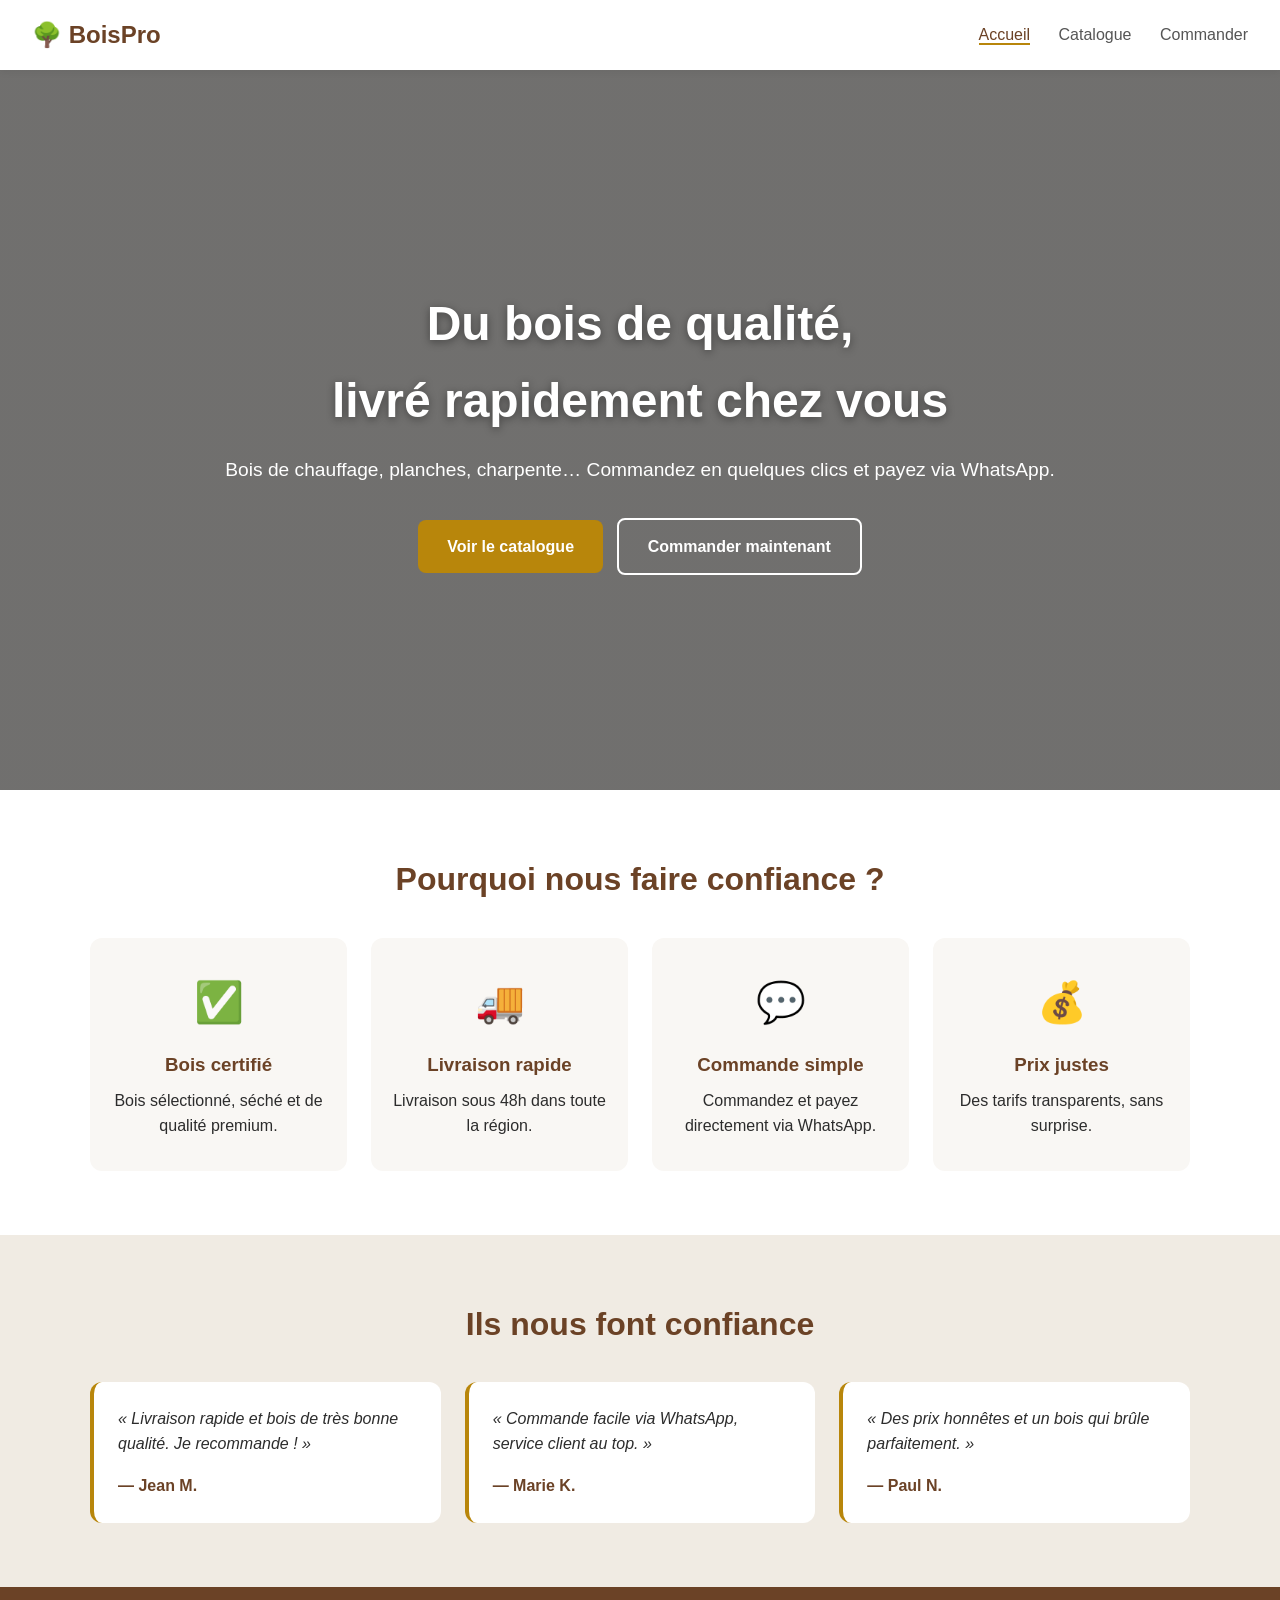
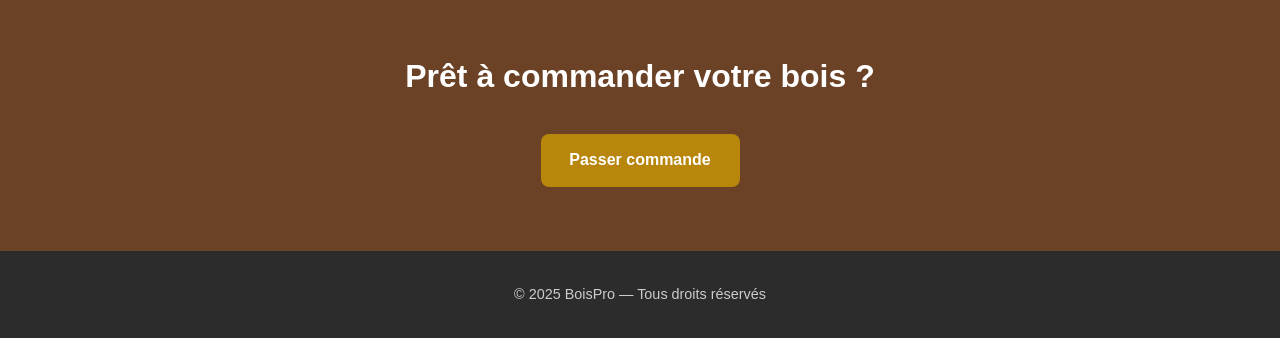
<file: index.html>
<!DOCTYPE html>
<html lang="fr">
<head>
  <meta charset="UTF-8">
  <meta name="viewport" content="width=device-width, initial-scale=1.0">
  <title>BoisPro — Votre bois de qualité livré chez vous</title>
  <link rel="stylesheet" href="style.css">
</head>
<body>

  <!-- NAVIGATION -->
  <header class="navbar">
    <div class="logo">🌳 BoisPro</div>
    <nav>
      <a href="index.html" class="active">Accueil</a>
      <a href="catalogue.html">Catalogue</a>
      <a href="commande.html">Commander</a>
    </nav>
  </header>

  <!-- HERO -->
  <section class="hero">
    <div class="hero-content">
      <h1>Du bois de qualité,<br>livré rapidement chez vous</h1>
      <p>Bois de chauffage, planches, charpente… Commandez en quelques clics et payez via WhatsApp.</p>
      <a href="catalogue.html" class="btn-primary">Voir le catalogue</a>
      <a href="commande.html" class="btn-secondary">Commander maintenant</a>
    </div>
  </section>

  <!-- POURQUOI NOUS CHOISIR -->
  <section class="trust">
    <h2>Pourquoi nous faire confiance ?</h2>
    <div class="trust-grid">
      <div class="trust-card">
        <span class="icon">✅</span>
        <h3>Bois certifié</h3>
        <p>Bois sélectionné, séché et de qualité premium.</p>
      </div>
      <div class="trust-card">
        <span class="icon">🚚</span>
        <h3>Livraison rapide</h3>
        <p>Livraison sous 48h dans toute la région.</p>
      </div>
      <div class="trust-card">
        <span class="icon">💬</span>
        <h3>Commande simple</h3>
        <p>Commandez et payez directement via WhatsApp.</p>
      </div>
      <div class="trust-card">
        <span class="icon">💰</span>
        <h3>Prix justes</h3>
        <p>Des tarifs transparents, sans surprise.</p>
      </div>
    </div>
  </section>

  <!-- TÉMOIGNAGES -->
  <section class="testimonials">
    <h2>Ils nous font confiance</h2>
    <div class="testimonial-grid">
      <div class="testimonial">
        <p>« Livraison rapide et bois de très bonne qualité. Je recommande ! »</p>
        <span>— Jean M.</span>
      </div>
      <div class="testimonial">
        <p>« Commande facile via WhatsApp, service client au top. »</p>
        <span>— Marie K.</span>
      </div>
      <div class="testimonial">
        <p>« Des prix honnêtes et un bois qui brûle parfaitement. »</p>
        <span>— Paul N.</span>
      </div>
    </div>
  </section>

  <!-- CTA -->
  <section class="cta">
    <h2>Prêt à commander votre bois ?</h2>
    <a href="commande.html" class="btn-primary">Passer commande</a>
  </section>

  <footer>
    <p>© 2025 BoisPro — Tous droits réservés</p>
  </footer>

</body>
</html>
</file>
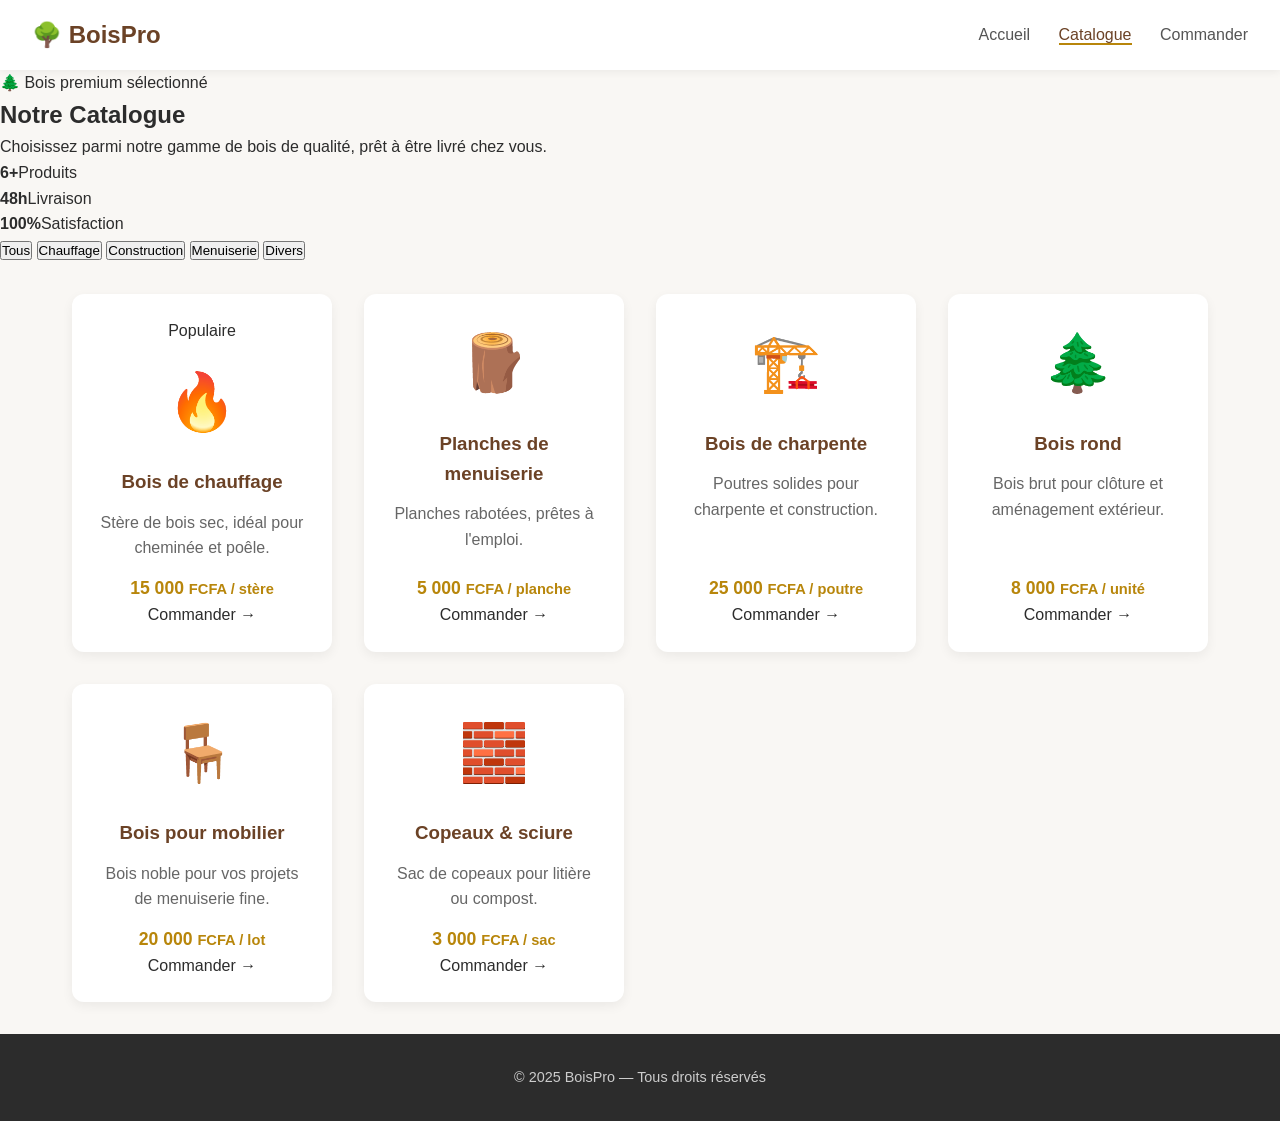
<file: catalogue.html>
<!DOCTYPE html>
<html lang="fr">
<head>
  <meta charset="UTF-8">
  <meta name="viewport" content="width=device-width, initial-scale=1.0">
  <title>Catalogue — BoisPro</title>
  <link rel="stylesheet" href="style.css">
</head>
<body>

  <header class="navbar">
    <div class="logo">🌳 BoisPro</div>
    <nav>
      <a href="index.html">Accueil</a>
      <a href="catalogue.html" class="active">Catalogue</a>
      <a href="commande.html">Commander</a>
    </nav>
  </header>

  <!-- BANNIÈRE CATALOGUE -->
  <section class="catalogue-hero">
    <div class="catalogue-hero-content">
      <span class="badge">🌲 Bois premium sélectionné</span>
      <h1>Notre Catalogue</h1>
      <p>Choisissez parmi notre gamme de bois de qualité, prêt à être livré chez vous.</p>
      <div class="hero-stats">
        <div><strong>6+</strong><span>Produits</span></div>
        <div><strong>48h</strong><span>Livraison</span></div>
        <div><strong>100%</strong><span>Satisfaction</span></div>
      </div>
    </div>
  </section>

  <!-- BARRE DE FILTRES -->
  <section class="filters">
    <button class="filter-btn active" data-filter="all">Tous</button>
    <button class="filter-btn" data-filter="chauffage">Chauffage</button>
    <button class="filter-btn" data-filter="construction">Construction</button>
    <button class="filter-btn" data-filter="menuiserie">Menuiserie</button>
    <button class="filter-btn" data-filter="divers">Divers</button>
  </section>

  <!-- GRILLE PRODUITS -->
  <section class="catalogue">
    <div class="product-grid">

      <div class="product-card" data-category="chauffage">
        <div class="product-badge">Populaire</div>
        <div class="product-img">🔥</div>
        <h3>Bois de chauffage</h3>
        <p>Stère de bois sec, idéal pour cheminée et poêle.</p>
        <div class="product-footer">
          <span class="price">15 000 <small>FCFA / stère</small></span>
          <a href="commande.html?produit=Bois+de+chauffage" class="btn-order">Commander →</a>
        </div>
      </div>

      <div class="product-card" data-category="menuiserie">
        <div class="product-img">🪵</div>
        <h3>Planches de menuiserie</h3>
        <p>Planches rabotées, prêtes à l'emploi.</p>
        <div class="product-footer">
          <span class="price">5 000 <small>FCFA / planche</small></span>
          <a href="commande.html?produit=Planches" class="btn-order">Commander →</a>
        </div>
      </div>

      <div class="product-card" data-category="construction">
        <div class="product-img">🏗️</div>
        <h3>Bois de charpente</h3>
        <p>Poutres solides pour charpente et construction.</p>
        <div class="product-footer">
          <span class="price">25 000 <small>FCFA / poutre</small></span>
          <a href="commande.html?produit=Charpente" class="btn-order">Commander →</a>
        </div>
      </div>

      <div class="product-card" data-category="construction">
        <div class="product-img">🌲</div>
        <h3>Bois rond</h3>
        <p>Bois brut pour clôture et aménagement extérieur.</p>
        <div class="product-footer">
          <span class="price">8 000 <small>FCFA / unité</small></span>
          <a href="commande.html?produit=Bois+rond" class="btn-order">Commander →</a>
        </div>
      </div>

      <div class="product-card" data-category="menuiserie">
        <div class="product-img">🪑</div>
        <h3>Bois pour mobilier</h3>
        <p>Bois noble pour vos projets de menuiserie fine.</p>
        <div class="product-footer">
          <span class="price">20 000 <small>FCFA / lot</small></span>
          <a href="commande.html?produit=Mobilier" class="btn-order">Commander →</a>
        </div>
      </div>

      <div class="product-card" data-category="divers">
        <div class="product-img">🧱</div>
        <h3>Copeaux & sciure</h3>
        <p>Sac de copeaux pour litière ou compost.</p>
        <div class="product-footer">
          <span class="price">3 000 <small>FCFA / sac</small></span>
          <a href="commande.html?produit=Copeaux" class="btn-order">Commander →</a>
        </div>
      </div>

    </div>
  </section>

  <footer>
    <p>© 2025 BoisPro — Tous droits réservés</p>
  </footer>

  <script>
    // Filtres catalogue
    const filterBtns = document.querySelectorAll('.filter-btn');
    const productCards = document.querySelectorAll('.product-card');

    filterBtns.forEach(btn => {
      btn.addEventListener('click', () => {
        filterBtns.forEach(b => b.classList.remove('active'));
        btn.classList.add('active');
        const filter = btn.dataset.filter;

        productCards.forEach(card => {
          if (filter === 'all' || card.dataset.category === filter) {
            card.style.display = 'flex';
          } else {
            card.style.display = 'none';
          }
        });
      });
    });
  </script>

</body>
</html>
</file>
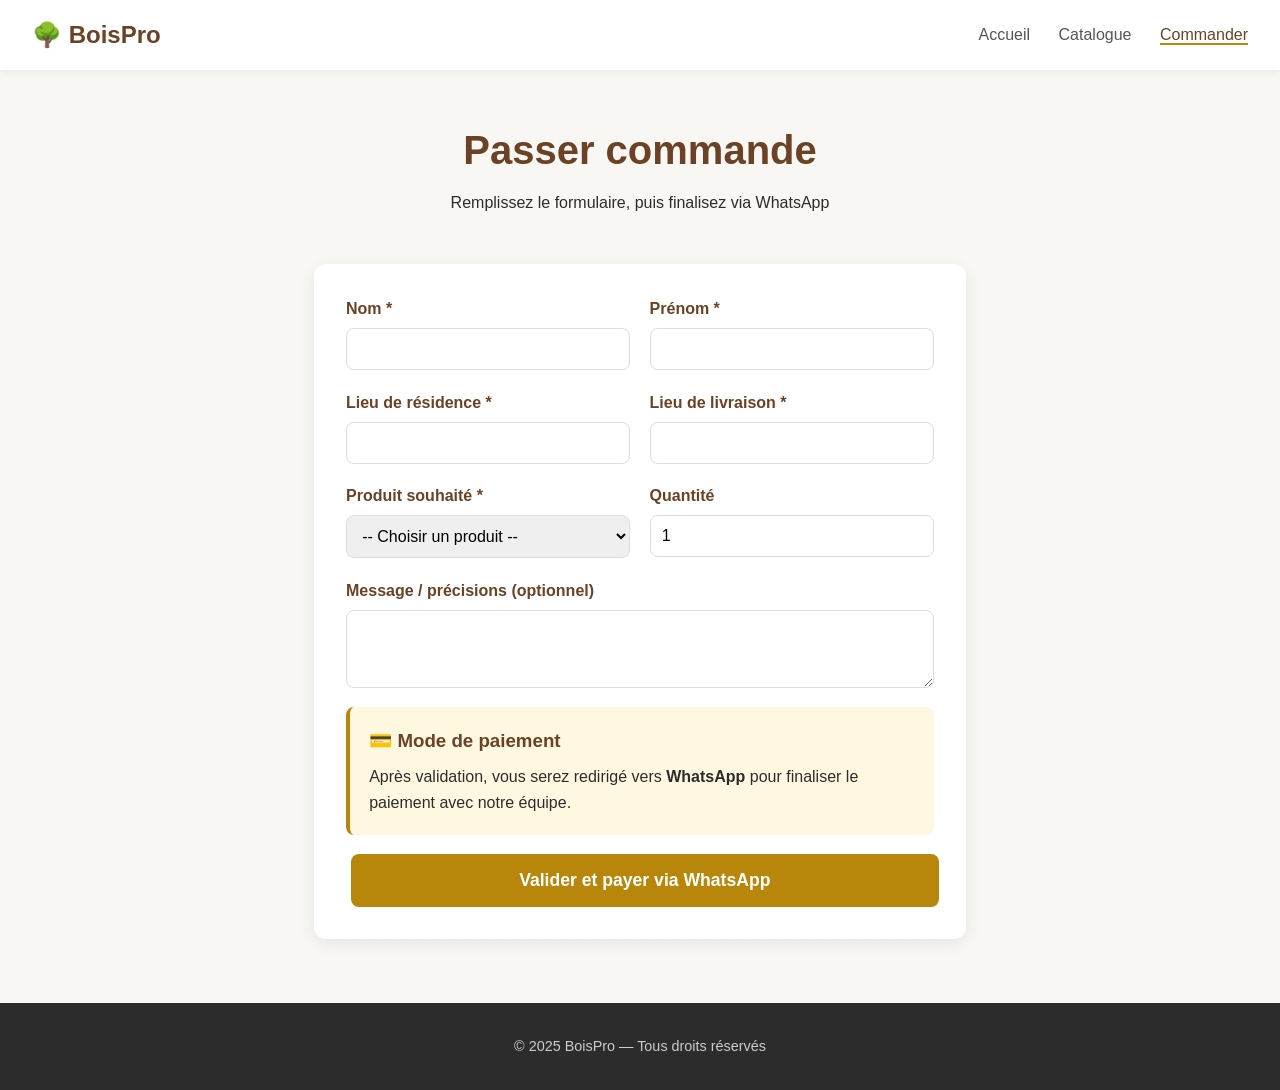
<file: commande.html>
<!DOCTYPE html>
<html lang="fr">
<head>
  <meta charset="UTF-8">
  <meta name="viewport" content="width=device-width, initial-scale=1.0">
  <title>Commander — BoisPro</title>
  <link rel="stylesheet" href="style.css">
</head>
<body>

  <header class="navbar">
    <div class="logo">🌳 BoisPro</div>
    <nav>
      <a href="index.html">Accueil</a>
      <a href="catalogue.html">Catalogue</a>
      <a href="commande.html" class="active">Commander</a>
    </nav>
  </header>

  <section class="page-title">
    <h1>Passer commande</h1>
    <p>Remplissez le formulaire, puis finalisez via WhatsApp</p>
  </section>

  <section class="commande-container">
    <form id="form-commande" class="commande-form">

      <div class="form-group">
        <label for="nom">Nom *</label>
        <input type="text" id="nom" name="nom" required>
      </div>

      <div class="form-group">
        <label for="prenom">Prénom *</label>
        <input type="text" id="prenom" name="prenom" required>
      </div>

      <div class="form-group">
        <label for="residence">Lieu de résidence *</label>
        <input type="text" id="residence" name="residence" required>
      </div>

      <div class="form-group">
        <label for="livraison">Lieu de livraison *</label>
        <input type="text" id="livraison" name="livraison" required>
      </div>

      <div class="form-group">
        <label for="produit">Produit souhaité *</label>
        <select id="produit" name="produit" required>
          <option value="">-- Choisir un produit --</option>
          <option value="Bois de chauffage">Bois de chauffage</option>
          <option value="Planches">Planches de menuiserie</option>
          <option value="Charpente">Bois de charpente</option>
          <option value="Bois rond">Bois rond</option>
          <option value="Mobilier">Bois pour mobilier</option>
          <option value="Copeaux">Copeaux & sciure</option>
        </select>
      </div>

      <div class="form-group">
        <label for="quantite">Quantité</label>
        <input type="number" id="quantite" name="quantite" min="1" value="1">
      </div>

      <div class="form-group full-width">
        <label for="message">Message / précisions (optionnel)</label>
        <textarea id="message" name="message" rows="3"></textarea>
      </div>

      <div class="payment-info full-width">
        <h3>💳 Mode de paiement</h3>
        <p>Après validation, vous serez redirigé vers <strong>WhatsApp</strong> pour finaliser le paiement avec notre équipe.</p>
      </div>

      <button type="submit" class="btn-primary full-width">Valider et payer via WhatsApp</button>

    </form>
  </section>

  <footer>
    <p>© 2025 BoisPro — Tous droits réservés</p>
  </footer>

  <script>
    // Numéro WhatsApp (format international : 237 = Cameroun)
    const WHATSAPP_NUMBER = "237692412018";

    // Pré-remplir le produit si l'utilisateur arrive depuis le catalogue
    const params = new URLSearchParams(window.location.search);
    const produitParam = params.get("produit");
    if (produitParam) {
      const select = document.getElementById("produit");
      for (const option of select.options) {
        if (option.value === produitParam) {
          select.value = produitParam;
          break;
        }
      }
    }

    // Soumission du formulaire
    document.getElementById("form-commande").addEventListener("submit", function(e) {
      e.preventDefault();

      const nom = document.getElementById("nom").value.trim();
      const prenom = document.getElementById("prenom").value.trim();
      const residence = document.getElementById("residence").value.trim();
      const livraison = document.getElementById("livraison").value.trim();
      const produit = document.getElementById("produit").value;
      const quantite = document.getElementById("quantite").value;
      const message = document.getElementById("message").value.trim();

      // Message formaté pour WhatsApp
      const texte = 
        `🌳 *NOUVELLE COMMANDE BOISPRO*%0A%0A` +
        `*Nom* : ${nom}%0A` +
        `*Prénom* : ${prenom}%0A` +
        `*Lieu de résidence* : ${residence}%0A` +
        `*Lieu de livraison* : ${livraison}%0A` +
        `*Produit* : ${produit}%0A` +
        `*Quantité* : ${quantite}%0A` +
        (message ? `*Message* : ${message}%0A` : ``) +
        `%0A✅ Je souhaite finaliser ma commande et le paiement.`;

      const url = `https://wa.me/${WHATSAPP_NUMBER}?text=${texte}`;
      window.open(url, "_blank");
    });
  </script>

</body>
</html>
</file>
<file: style.css>
/* ===== RESET & BASE ===== */
* {
  margin: 0;
  padding: 0;
  box-sizing: border-box;
}

body {
  font-family: 'Segoe UI', Tahoma, sans-serif;
  color: #2c2c2c;
  background: #f9f7f4;
  line-height: 1.6;
}

a {
  text-decoration: none;
  color: inherit;
}

/* ===== NAVBAR ===== */
.navbar {
  display: flex;
  justify-content: space-between;
  align-items: center;
  padding: 1rem 2rem;
  background: #fff;
  box-shadow: 0 2px 8px rgba(0,0,0,0.06);
  position: sticky;
  top: 0;
  z-index: 100;
}

.logo {
  font-size: 1.5rem;
  font-weight: 700;
  color: #6b4226;
}

.navbar nav a {
  margin-left: 1.5rem;
  font-weight: 500;
  color: #555;
  transition: color 0.2s;
}

.navbar nav a:hover,
.navbar nav a.active {
  color: #6b4226;
  border-bottom: 2px solid #b8860b;
}

/* ===== HERO ===== */
.hero {
  min-height: 80vh;
  display: flex;
  align-items: center;
  justify-content: center;
  text-align: center;
  padding: 2rem;
  background: linear-gradient(rgba(0,0,0,0.55), rgba(0,0,0,0.55)),
              url('https://images.unsplash.com/photo-1441974231531-c6227db76b6e?auto=format&fit=crop&w=1600&q=80') center/cover;
  color: #fff;
}

.hero h1 {
  font-size: 3rem;
  margin-bottom: 1rem;
  text-shadow: 0 2px 8px rgba(0,0,0,0.4);
}

.hero p {
  font-size: 1.2rem;
  margin-bottom: 2rem;
}

/* ===== BOUTONS ===== */
.btn-primary,
.btn-secondary {
  display: inline-block;
  padding: 0.85rem 1.8rem;
  border-radius: 8px;
  font-weight: 600;
  transition: transform 0.2s, background 0.2s;
  border: none;
  cursor: pointer;
  font-size: 1rem;
}

.btn-primary {
  background: #b8860b;
  color: #fff;
  margin: 0 0.3rem;
}

.btn-primary:hover {
  background: #9c7008;
  transform: translateY(-2px);
}

.btn-secondary {
  background: transparent;
  color: #fff;
  border: 2px solid #fff;
  margin: 0 0.3rem;
}

.btn-secondary:hover {
  background: #fff;
  color: #6b4226;
}

/* ===== SECTION TITRES ===== */
section h2 {
  text-align: center;
  font-size: 2rem;
  margin-bottom: 2rem;
  color: #6b4226;
}

/* ===== TRUST ===== */
.trust {
  padding: 4rem 2rem;
  background: #fff;
}

.trust-grid {
  display: grid;
  grid-template-columns: repeat(auto-fit, minmax(220px, 1fr));
  gap: 1.5rem;
  max-width: 1100px;
  margin: 0 auto;
}

.trust-card {
  text-align: center;
  padding: 2rem 1rem;
  border-radius: 12px;
  background: #f9f7f4;
  transition: transform 0.3s;
}

.trust-card:hover {
  transform: translateY(-5px);
}

.trust-card .icon {
  font-size: 2.5rem;
  display: block;
  margin-bottom: 1rem;
}

.trust-card h3 {
  color: #6b4226;
  margin-bottom: 0.5rem;
}

/* ===== TESTIMONIALS ===== */
.testimonials {
  padding: 4rem 2rem;
  background: #f0ebe3;
}

.testimonial-grid {
  display: grid;
  grid-template-columns: repeat(auto-fit, minmax(260px, 1fr));
  gap: 1.5rem;
  max-width: 1100px;
  margin: 0 auto;
}

.testimonial {
  background: #fff;
  padding: 1.5rem;
  border-radius: 12px;
  border-left: 4px solid #b8860b;
  font-style: italic;
}

.testimonial span {
  display: block;
  margin-top: 1rem;
  font-weight: 600;
  color: #6b4226;
  font-style: normal;
}

/* ===== CTA ===== */
.cta {
  padding: 4rem 2rem;
  text-align: center;
  background: #6b4226;
  color: #fff;
}

.cta h2 {
  color: #fff;
}

/* ===== PAGE TITLE ===== */
.page-title {
  text-align: center;
  padding: 3rem 2rem 1rem;
}

.page-title h1 {
  font-size: 2.5rem;
  color: #6b4226;
  margin-bottom: 0.5rem;
}

/* ===== CATALOGUE ===== */
.catalogue {
  padding: 2rem;
  max-width: 1200px;
  margin: 0 auto;
}

.product-grid {
  display: grid;
  grid-template-columns: repeat(auto-fit, minmax(260px, 1fr));
  gap: 2rem;
}

.product-card {
  background: #fff;
  border-radius: 12px;
  padding: 1.5rem;
  text-align: center;
  box-shadow: 0 4px 12px rgba(0,0,0,0.06);
  transition: transform 0.3s, box-shadow 0.3s;
  display: flex;
  flex-direction: column;
  gap: 0.8rem;
}

.product-card:hover {
  transform: translateY(-6px);
  box-shadow: 0 8px 20px rgba(0,0,0,0.12);
}

.product-img {
  font-size: 3.5rem;
  margin-bottom: 0.5rem;
}

.product-card h3 {
  color: #6b4226;
}

.product-card p {
  color: #666;
  flex-grow: 1;
}

.price {
  font-weight: 700;
  color: #b8860b;
  font-size: 1.1rem;
}

/* ===== FORMULAIRE COMMANDE ===== */
.commande-container {
  max-width: 700px;
  margin: 2rem auto 4rem;
  padding: 0 1.5rem;
}

.commande-form {
  background: #fff;
  padding: 2rem;
  border-radius: 12px;
  box-shadow: 0 4px 16px rgba(0,0,0,0.08);
  display: grid;
  grid-template-columns: 1fr 1fr;
  gap: 1.2rem;
}

.form-group {
  display: flex;
  flex-direction: column;
}

.form-group.full-width,
.payment-info.full-width,
.commande-form button.full-width {
  grid-column: 1 / -1;
}

.form-group label {
  font-weight: 600;
  margin-bottom: 0.4rem;
  color: #6b4226;
}

.form-group input,
.form-group select,
.form-group textarea {
  padding: 0.7rem;
  border: 1.5px solid #ddd;
  border-radius: 8px;
  font-size: 1rem;
  font-family: inherit;
  transition: border-color 0.2s;
}

.form-group input:focus,
.form-group select:focus,
.form-group textarea:focus {
  outline: none;
  border-color: #b8860b;
}

.payment-info {
  background: #fff8e1;
  padding: 1.2rem;
  border-radius: 8px;
  border-left: 4px solid #b8860b;
}

.payment-info h3 {
  color: #6b4226;
  margin-bottom: 0.5rem;
}

.commande-form button.full-width {
  width: 100%;
  padding: 1rem;
  font-size: 1.1rem;
}

/* ===== FOOTER ===== */
footer {
  text-align: center;
  padding: 2rem;
  background: #2c2c2c;
  color: #ccc;
  font-size: 0.9rem;
}

/* ===== RESPONSIVE ===== */
@media (max-width: 768px) {
  .hero h1 {
    font-size: 2rem;
  }

  .navbar {
    flex-direction: column;
    gap: 0.8rem;
    padding: 1rem;
  }

  .navbar nav a {
    margin: 0 0.7rem;
  }

  .commande-form {
    grid-template-columns: 1fr;
  }
}
</file>
